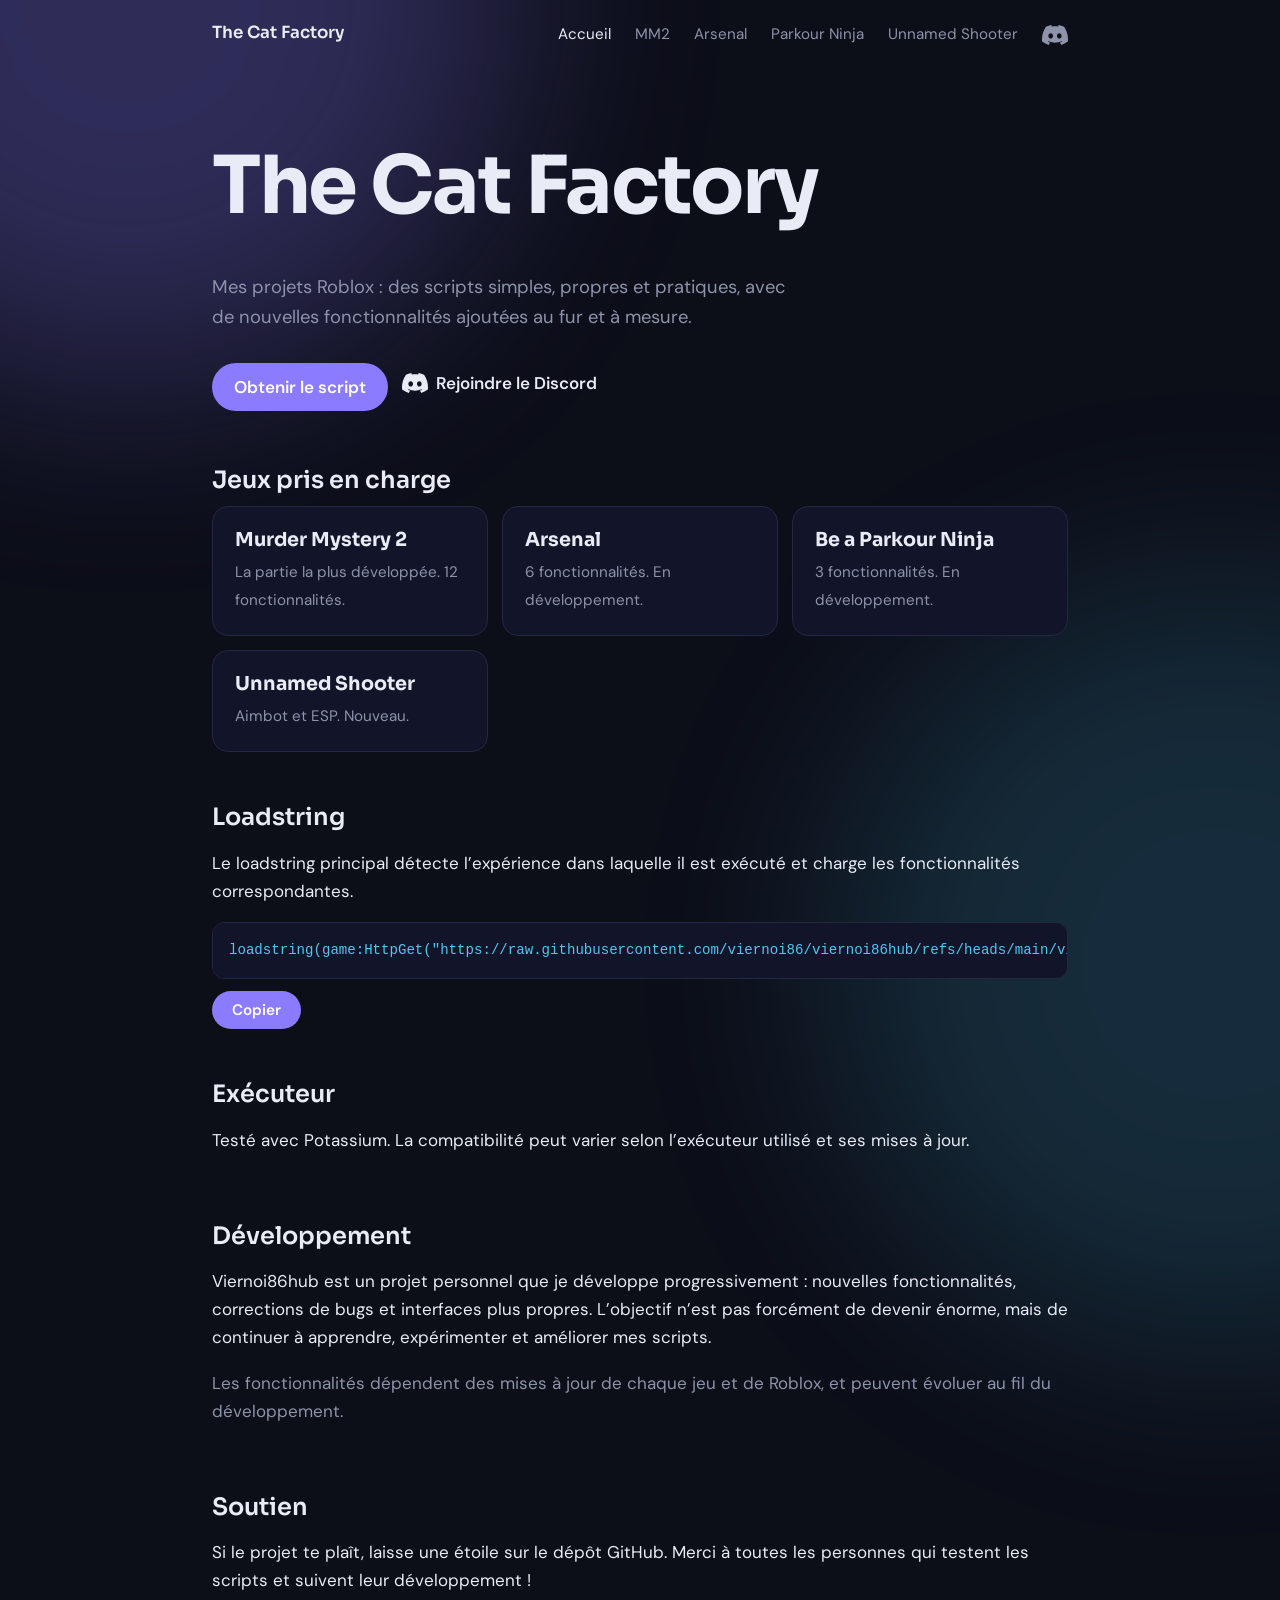
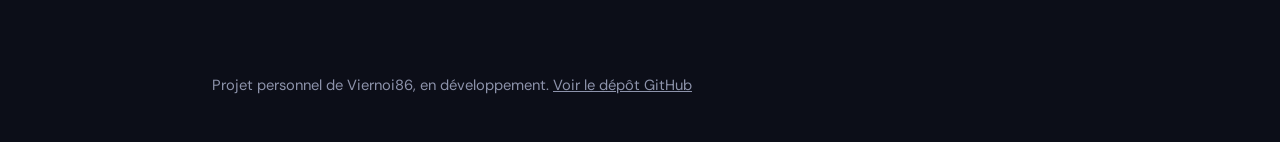
<file: index.html>
<!DOCTYPE html>
<html lang="fr"><head><meta charset="utf-8"><meta name="viewport" content="width=device-width,initial-scale=1">
<title>Accueil – The Cat Factory</title>
<link rel="icon" type="image/png" href="Icon.png">
<link rel="preconnect" href="https://fonts.googleapis.com"><link rel="preconnect" href="https://fonts.gstatic.com" crossorigin>
<link rel="stylesheet" href="https://fonts.googleapis.com/css2?family=DM+Sans:wght@400;600&family=Sora:wght@600;700&display=swap">
<link rel="stylesheet" href="style.css"></head><body>
<div class="wrap"><nav><a class="brand" href="index.html">The Cat Factory</a><a href="index.html" aria-current="page">Accueil</a><a href="mm2.html">MM2</a><a href="arsenal.html">Arsenal</a><a href="parkour-ninja.html">Parkour Ninja</a><a href="unnamed-shooter.html">Unnamed Shooter</a><a class="discord" href="https://discord.gg/xvNa7pEYWe" target="_blank" rel="noopener" aria-label="Rejoindre le Discord"><svg viewBox="0 0 24 24" aria-hidden="true"><path d="M20.317 4.3698a19.7913 19.7913 0 00-4.8851-1.5152.0741.0741 0 00-.0785.0371c-.211.3753-.4447.8648-.6083 1.2495-1.8447-.2762-3.68-.2762-5.4868 0-.1636-.3933-.4058-.8742-.6177-1.2495a.077.077 0 00-.0785-.037 19.7363 19.7363 0 00-4.8852 1.515.0699.0699 0 00-.0321.0277C.5334 9.0458-.319 13.5799.0992 18.0578a.0824.0824 0 00.0312.0561c2.0528 1.5076 4.0413 2.4228 5.9929 3.0294a.0777.0777 0 00.0842-.0276c.4616-.6304.8731-1.2952 1.226-1.9942a.076.076 0 00-.0416-.1057c-.6528-.2476-1.2743-.5495-1.8722-.8923a.077.077 0 01-.0076-.1277c.1258-.0943.2517-.1923.3718-.2914a.0743.0743 0 01.0776-.0105c3.9278 1.7933 8.18 1.7933 12.0614 0a.0739.0739 0 01.0785.0095c.1202.099.246.1981.3728.2924a.077.077 0 01-.0066.1276 12.2986 12.2986 0 01-1.873.8914.0766.0766 0 00-.0407.1067c.3604.698.7719 1.3628 1.225 1.9932a.076.076 0 00.0842.0286c1.961-.6067 3.9495-1.5219 6.0023-3.0294a.077.077 0 00.0313-.0552c.5004-5.177-.8382-9.6739-3.5485-13.6604a.061.061 0 00-.0312-.0286zM8.02 15.3312c-1.1825 0-2.1569-1.0857-2.1569-2.419 0-1.3332.9555-2.4189 2.157-2.4189 1.2108 0 2.1757 1.0952 2.1568 2.419 0 1.3332-.9555 2.4189-2.1569 2.4189zm7.9748 0c-1.1825 0-2.1569-1.0857-2.1569-2.419 0-1.3332.9554-2.4189 2.1569-2.4189 1.2108 0 2.1757 1.0952 2.1568 2.419 0 1.3332-.946 2.4189-2.1568 2.4189z"/></svg></a></nav>
<header class="hero"><h1>The Cat Factory</h1>
<p>Mes projets Roblox : des scripts simples, propres et pratiques, avec de nouvelles fonctionnalités ajoutées au fur et à mesure.</p>
<div class="actions"><a class="btn" href="#loadstring">Obtenir le script</a><a class="discord" href="https://discord.gg/xvNa7pEYWe" target="_blank" rel="noopener" aria-label="Rejoindre le Discord"><svg viewBox="0 0 24 24" aria-hidden="true"><path d="M20.317 4.3698a19.7913 19.7913 0 00-4.8851-1.5152.0741.0741 0 00-.0785.0371c-.211.3753-.4447.8648-.6083 1.2495-1.8447-.2762-3.68-.2762-5.4868 0-.1636-.3933-.4058-.8742-.6177-1.2495a.077.077 0 00-.0785-.037 19.7363 19.7363 0 00-4.8852 1.515.0699.0699 0 00-.0321.0277C.5334 9.0458-.319 13.5799.0992 18.0578a.0824.0824 0 00.0312.0561c2.0528 1.5076 4.0413 2.4228 5.9929 3.0294a.0777.0777 0 00.0842-.0276c.4616-.6304.8731-1.2952 1.226-1.9942a.076.076 0 00-.0416-.1057c-.6528-.2476-1.2743-.5495-1.8722-.8923a.077.077 0 01-.0076-.1277c.1258-.0943.2517-.1923.3718-.2914a.0743.0743 0 01.0776-.0105c3.9278 1.7933 8.18 1.7933 12.0614 0a.0739.0739 0 01.0785.0095c.1202.099.246.1981.3728.2924a.077.077 0 01-.0066.1276 12.2986 12.2986 0 01-1.873.8914.0766.0766 0 00-.0407.1067c.3604.698.7719 1.3628 1.225 1.9932a.076.076 0 00.0842.0286c1.961-.6067 3.9495-1.5219 6.0023-3.0294a.077.077 0 00.0313-.0552c.5004-5.177-.8382-9.6739-3.5485-13.6604a.061.061 0 00-.0312-.0286zM8.02 15.3312c-1.1825 0-2.1569-1.0857-2.1569-2.419 0-1.3332.9555-2.4189 2.157-2.4189 1.2108 0 2.1757 1.0952 2.1568 2.419 0 1.3332-.9555 2.4189-2.1569 2.4189zm7.9748 0c-1.1825 0-2.1569-1.0857-2.1569-2.419 0-1.3332.9554-2.4189 2.1569-2.4189 1.2108 0 2.1757 1.0952 2.1568 2.419 0 1.3332-.946 2.4189-2.1568 2.4189z"/></svg>Rejoindre le Discord</a></div></header>
<section><h2>Jeux pris en charge</h2>
<div class="games">
<a class="game" href="mm2.html"><h3>Murder Mystery 2</h3><span>La partie la plus développée. 12 fonctionnalités.</span></a>
<a class="game" href="arsenal.html"><h3>Arsenal</h3><span>6 fonctionnalités. En développement.</span></a>
<a class="game" href="parkour-ninja.html"><h3>Be a Parkour Ninja</h3><span>3 fonctionnalités. En développement.</span></a>
<a class="game" href="unnamed-shooter.html"><h3>Unnamed Shooter</h3><span>Aimbot et ESP. Nouveau.</span></a>
</div></section>
<section id="loadstring"><h2>Loadstring</h2>
<p>Le loadstring principal détecte l’expérience dans laquelle il est exécuté et charge les fonctionnalités correspondantes.</p>
<pre id="ls">loadstring(game:HttpGet(&quot;https://raw.githubusercontent.com/viernoi86/viernoi86hub/refs/heads/main/viernoi86hub.lua&quot;))()</pre><button id="cp" type="button">Copier</button></section>
<section><h2>Exécuteur</h2>
<p>Testé avec Potassium. La compatibilité peut varier selon l’exécuteur utilisé et ses mises à jour.</p></section>
<section><h2>Développement</h2>
<p>Viernoi86hub est un projet personnel que je développe progressivement : nouvelles fonctionnalités, corrections de bugs et interfaces plus propres. L’objectif n’est pas forcément de devenir énorme, mais de continuer à apprendre, expérimenter et améliorer mes scripts.</p>
<p class="note">Les fonctionnalités dépendent des mises à jour de chaque jeu et de Roblox, et peuvent évoluer au fil du développement.</p></section>
<section><h2>Soutien</h2><p>Si le projet te plaît, laisse une étoile sur le dépôt GitHub. Merci à toutes les personnes qui testent les scripts et suivent leur développement !</p></section>
<footer>Projet personnel de Viernoi86, en développement. <a href="https://github.com/viernoi86/viernoi86hub">Voir le dépôt GitHub</a></footer></div>
<script>document.querySelectorAll(".game").forEach(function(c){c.addEventListener("pointermove",function(e){var r=c.getBoundingClientRect();c.style.setProperty("--x",e.clientX-r.left+"px");c.style.setProperty("--y",e.clientY-r.top+"px")})});document.getElementById("cp").onclick=function(){var b=this;navigator.clipboard.writeText(document.getElementById("ls").textContent).then(function(){b.textContent="Copié";setTimeout(function(){b.textContent="Copier"},1800)})}</script></body></html>
</file>
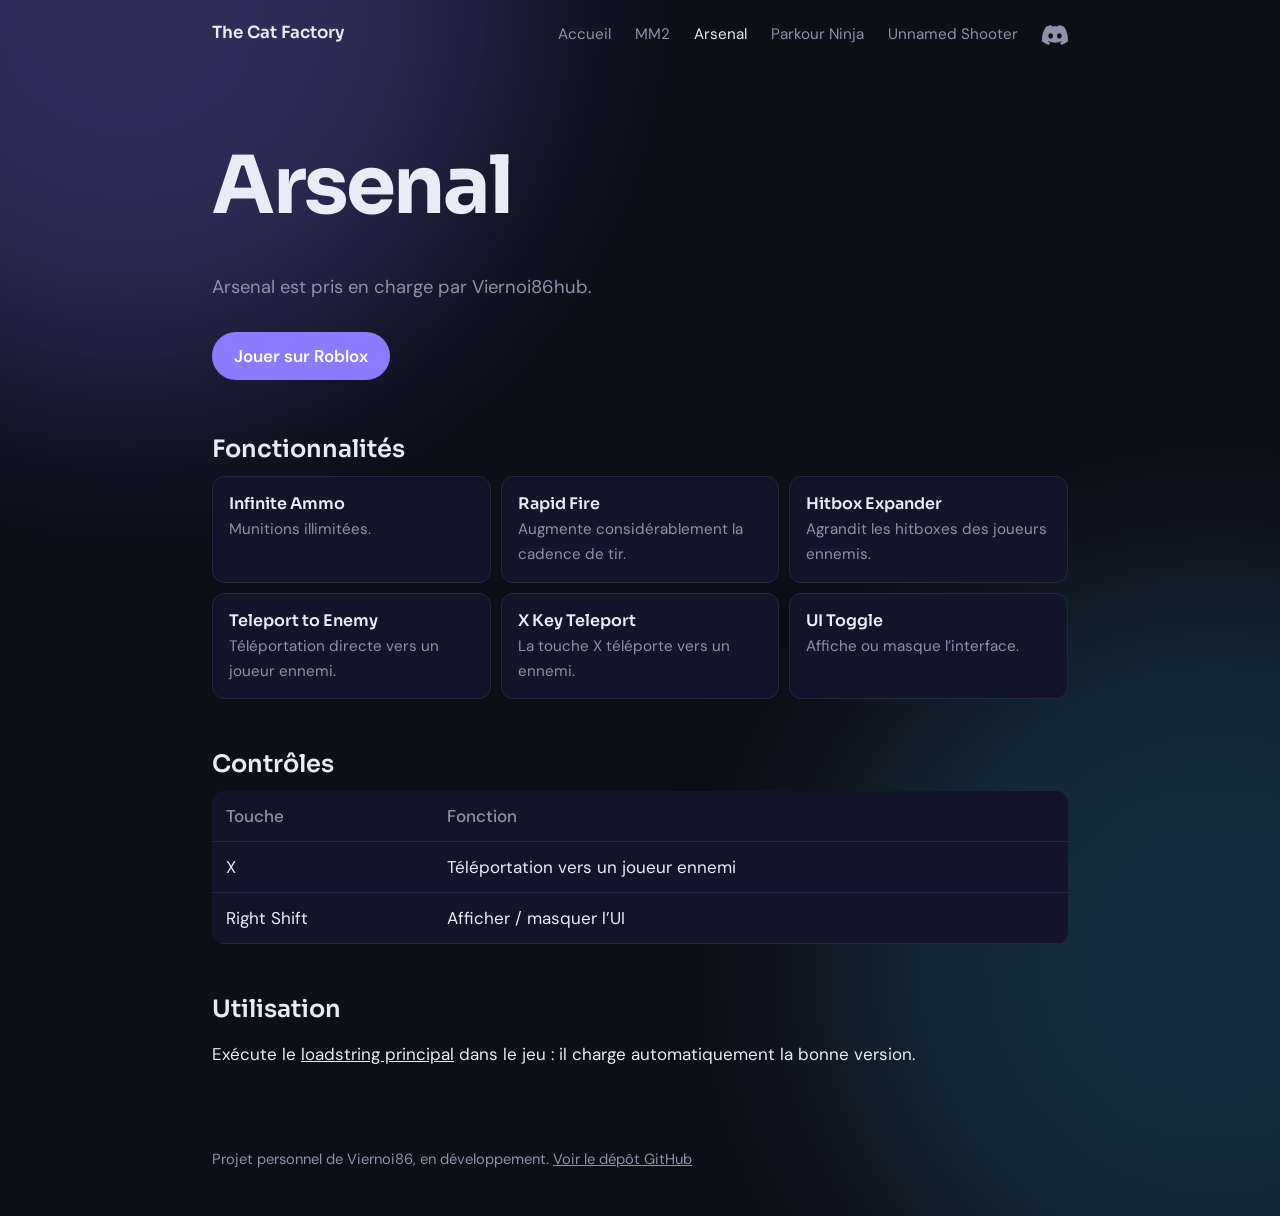
<file: arsenal.html>
<!DOCTYPE html>
<html lang="fr"><head><meta charset="utf-8"><meta name="viewport" content="width=device-width,initial-scale=1">
<title>Arsenal – The Cat Factory</title>
<link rel="preconnect" href="https://fonts.googleapis.com"><link rel="preconnect" href="https://fonts.gstatic.com" crossorigin>
<link rel="stylesheet" href="https://fonts.googleapis.com/css2?family=DM+Sans:wght@400;600&family=Sora:wght@600;700&display=swap">
<link rel="stylesheet" href="style.css"></head><body>
<div class="wrap"><nav><a class="brand" href="index.html">The Cat Factory</a><a href="index.html">Accueil</a><a href="mm2.html">MM2</a><a href="arsenal.html" aria-current="page">Arsenal</a><a href="parkour-ninja.html">Parkour Ninja</a><a href="unnamed-shooter.html">Unnamed Shooter</a><a class="discord" href="https://discord.gg/xvNa7pEYWe" target="_blank" rel="noopener" aria-label="Rejoindre le Discord"><svg viewBox="0 0 24 24" aria-hidden="true"><path d="M20.317 4.3698a19.7913 19.7913 0 00-4.8851-1.5152.0741.0741 0 00-.0785.0371c-.211.3753-.4447.8648-.6083 1.2495-1.8447-.2762-3.68-.2762-5.4868 0-.1636-.3933-.4058-.8742-.6177-1.2495a.077.077 0 00-.0785-.037 19.7363 19.7363 0 00-4.8852 1.515.0699.0699 0 00-.0321.0277C.5334 9.0458-.319 13.5799.0992 18.0578a.0824.0824 0 00.0312.0561c2.0528 1.5076 4.0413 2.4228 5.9929 3.0294a.0777.0777 0 00.0842-.0276c.4616-.6304.8731-1.2952 1.226-1.9942a.076.076 0 00-.0416-.1057c-.6528-.2476-1.2743-.5495-1.8722-.8923a.077.077 0 01-.0076-.1277c.1258-.0943.2517-.1923.3718-.2914a.0743.0743 0 01.0776-.0105c3.9278 1.7933 8.18 1.7933 12.0614 0a.0739.0739 0 01.0785.0095c.1202.099.246.1981.3728.2924a.077.077 0 01-.0066.1276 12.2986 12.2986 0 01-1.873.8914.0766.0766 0 00-.0407.1067c.3604.698.7719 1.3628 1.225 1.9932a.076.076 0 00.0842.0286c1.961-.6067 3.9495-1.5219 6.0023-3.0294a.077.077 0 00.0313-.0552c.5004-5.177-.8382-9.6739-3.5485-13.6604a.061.061 0 00-.0312-.0286zM8.02 15.3312c-1.1825 0-2.1569-1.0857-2.1569-2.419 0-1.3332.9555-2.4189 2.157-2.4189 1.2108 0 2.1757 1.0952 2.1568 2.419 0 1.3332-.9555 2.4189-2.1569 2.4189zm7.9748 0c-1.1825 0-2.1569-1.0857-2.1569-2.419 0-1.3332.9554-2.4189 2.1569-2.4189 1.2108 0 2.1757 1.0952 2.1568 2.419 0 1.3332-.946 2.4189-2.1568 2.4189z"/></svg></a></nav>
<header class="hero"><h1>Arsenal</h1><p>Arsenal est pris en charge par Viernoi86hub.</p>
<div class="actions"><a class="btn" href="https://www.roblox.com/fr/games/286090429/Arsenal" target="_blank" rel="noopener">Jouer sur Roblox</a></div></header>
<section><h2>Fonctionnalités</h2><ul class="feat"><li><b>Infinite Ammo</b>Munitions illimitées.</li><li><b>Rapid Fire</b>Augmente considérablement la cadence de tir.</li><li><b>Hitbox Expander</b>Agrandit les hitboxes des joueurs ennemis.</li><li><b>Teleport to Enemy</b>Téléportation directe vers un joueur ennemi.</li><li><b>X Key Teleport</b>La touche X téléporte vers un ennemi.</li><li><b>UI Toggle</b>Affiche ou masque l’interface.</li></ul></section><section><h2>Contrôles</h2><table><tr><th>Touche</th><th>Fonction</th></tr><tr><td>X</td><td>Téléportation vers un joueur ennemi</td></tr><tr><td>Right Shift</td><td>Afficher / masquer l’UI</td></tr></table></section>
<section><h2>Utilisation</h2><p>Exécute le <a href="index.html#loadstring">loadstring principal</a> dans le jeu : il charge automatiquement la bonne version.</p></section>
<footer>Projet personnel de Viernoi86, en développement. <a href="https://github.com/viernoi86/viernoi86hub">Voir le dépôt GitHub</a></footer></div>
</body></html>
</file>
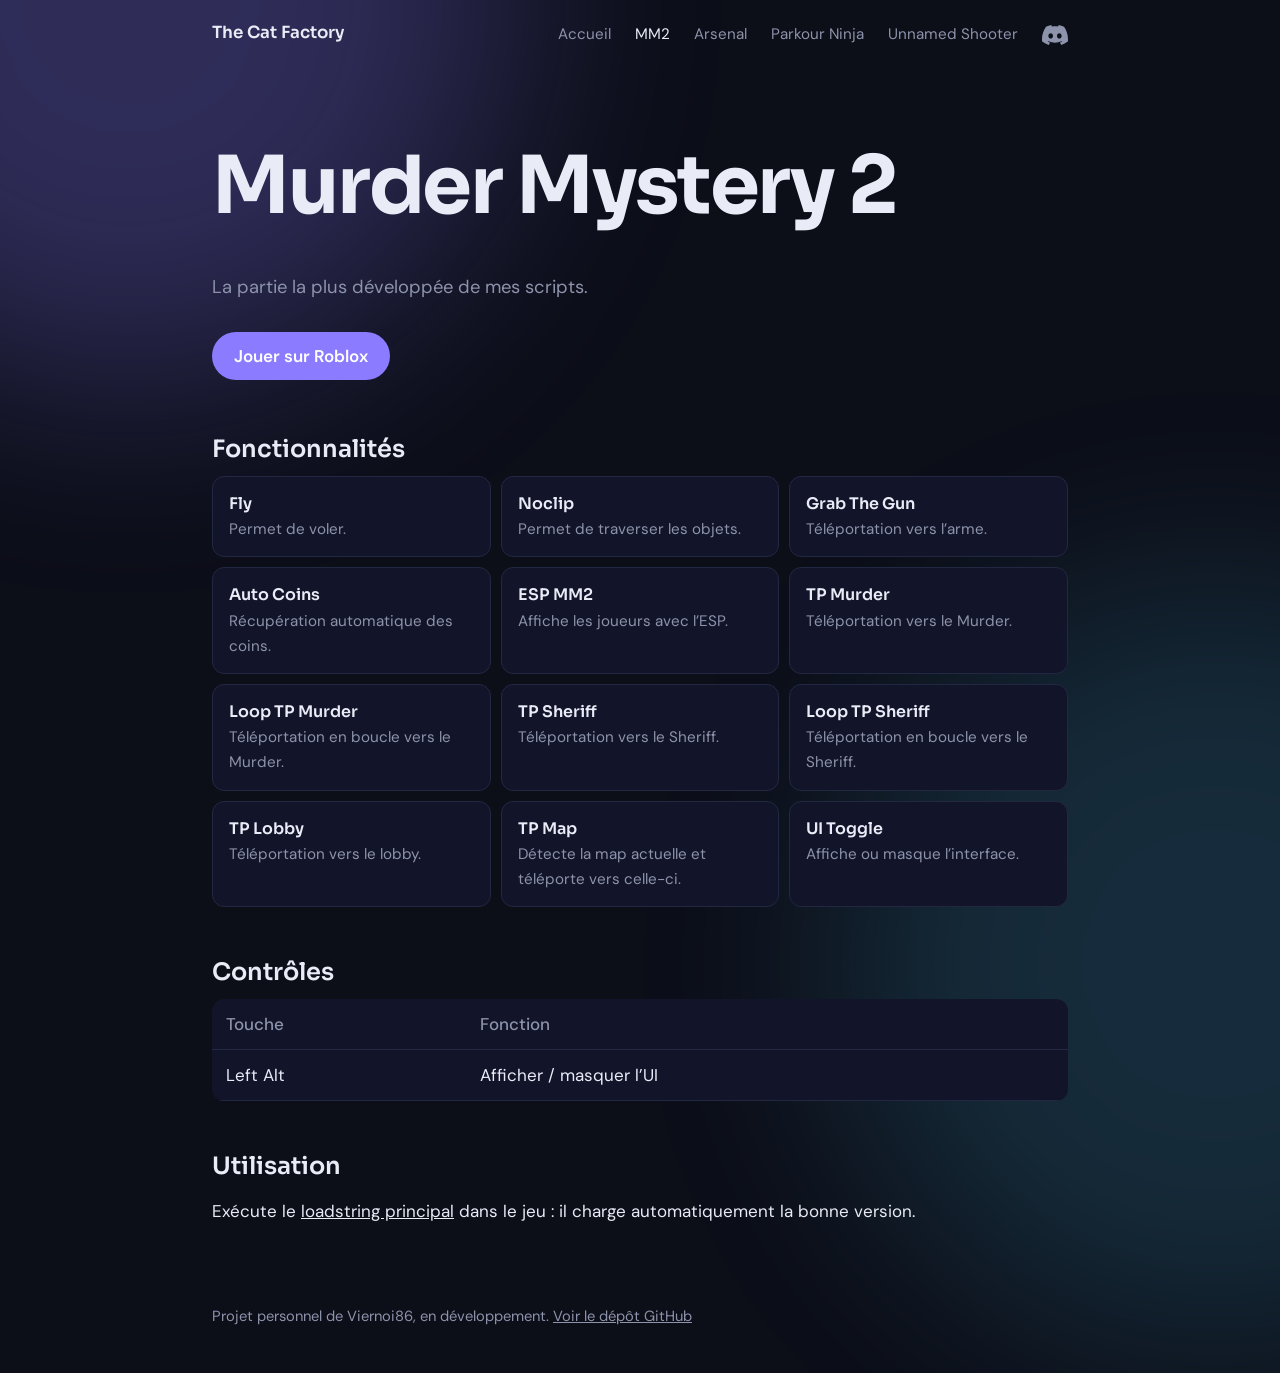
<file: mm2.html>
<!DOCTYPE html>
<html lang="fr"><head><meta charset="utf-8"><meta name="viewport" content="width=device-width,initial-scale=1">
<title>Murder Mystery 2 – The Cat Factory</title>
<link rel="preconnect" href="https://fonts.googleapis.com"><link rel="preconnect" href="https://fonts.gstatic.com" crossorigin>
<link rel="stylesheet" href="https://fonts.googleapis.com/css2?family=DM+Sans:wght@400;600&family=Sora:wght@600;700&display=swap">
<link rel="stylesheet" href="style.css"></head><body>
<div class="wrap"><nav><a class="brand" href="index.html">The Cat Factory</a><a href="index.html">Accueil</a><a href="mm2.html" aria-current="page">MM2</a><a href="arsenal.html">Arsenal</a><a href="parkour-ninja.html">Parkour Ninja</a><a href="unnamed-shooter.html">Unnamed Shooter</a><a class="discord" href="https://discord.gg/xvNa7pEYWe" target="_blank" rel="noopener" aria-label="Rejoindre le Discord"><svg viewBox="0 0 24 24" aria-hidden="true"><path d="M20.317 4.3698a19.7913 19.7913 0 00-4.8851-1.5152.0741.0741 0 00-.0785.0371c-.211.3753-.4447.8648-.6083 1.2495-1.8447-.2762-3.68-.2762-5.4868 0-.1636-.3933-.4058-.8742-.6177-1.2495a.077.077 0 00-.0785-.037 19.7363 19.7363 0 00-4.8852 1.515.0699.0699 0 00-.0321.0277C.5334 9.0458-.319 13.5799.0992 18.0578a.0824.0824 0 00.0312.0561c2.0528 1.5076 4.0413 2.4228 5.9929 3.0294a.0777.0777 0 00.0842-.0276c.4616-.6304.8731-1.2952 1.226-1.9942a.076.076 0 00-.0416-.1057c-.6528-.2476-1.2743-.5495-1.8722-.8923a.077.077 0 01-.0076-.1277c.1258-.0943.2517-.1923.3718-.2914a.0743.0743 0 01.0776-.0105c3.9278 1.7933 8.18 1.7933 12.0614 0a.0739.0739 0 01.0785.0095c.1202.099.246.1981.3728.2924a.077.077 0 01-.0066.1276 12.2986 12.2986 0 01-1.873.8914.0766.0766 0 00-.0407.1067c.3604.698.7719 1.3628 1.225 1.9932a.076.076 0 00.0842.0286c1.961-.6067 3.9495-1.5219 6.0023-3.0294a.077.077 0 00.0313-.0552c.5004-5.177-.8382-9.6739-3.5485-13.6604a.061.061 0 00-.0312-.0286zM8.02 15.3312c-1.1825 0-2.1569-1.0857-2.1569-2.419 0-1.3332.9555-2.4189 2.157-2.4189 1.2108 0 2.1757 1.0952 2.1568 2.419 0 1.3332-.9555 2.4189-2.1569 2.4189zm7.9748 0c-1.1825 0-2.1569-1.0857-2.1569-2.419 0-1.3332.9554-2.4189 2.1569-2.4189 1.2108 0 2.1757 1.0952 2.1568 2.419 0 1.3332-.946 2.4189-2.1568 2.4189z"/></svg></a></nav>
<header class="hero"><h1>Murder Mystery 2</h1><p>La partie la plus développée de mes scripts.</p>
<div class="actions"><a class="btn" href="https://www.roblox.com/fr/games/142823291/Murder-Mystery-2" target="_blank" rel="noopener">Jouer sur Roblox</a></div></header>
<section><h2>Fonctionnalités</h2><ul class="feat"><li><b>Fly</b>Permet de voler.</li><li><b>Noclip</b>Permet de traverser les objets.</li><li><b>Grab The Gun</b>Téléportation vers l’arme.</li><li><b>Auto Coins</b>Récupération automatique des coins.</li><li><b>ESP MM2</b>Affiche les joueurs avec l’ESP.</li><li><b>TP Murder</b>Téléportation vers le Murder.</li><li><b>Loop TP Murder</b>Téléportation en boucle vers le Murder.</li><li><b>TP Sheriff</b>Téléportation vers le Sheriff.</li><li><b>Loop TP Sheriff</b>Téléportation en boucle vers le Sheriff.</li><li><b>TP Lobby</b>Téléportation vers le lobby.</li><li><b>TP Map</b>Détecte la map actuelle et téléporte vers celle-ci.</li><li><b>UI Toggle</b>Affiche ou masque l’interface.</li></ul></section><section><h2>Contrôles</h2><table><tr><th>Touche</th><th>Fonction</th></tr><tr><td>Left Alt</td><td>Afficher / masquer l’UI</td></tr></table></section>
<section><h2>Utilisation</h2><p>Exécute le <a href="index.html#loadstring">loadstring principal</a> dans le jeu : il charge automatiquement la bonne version.</p></section>
<footer>Projet personnel de Viernoi86, en développement. <a href="https://github.com/viernoi86/viernoi86hub">Voir le dépôt GitHub</a></footer></div>
</body></html>
</file>
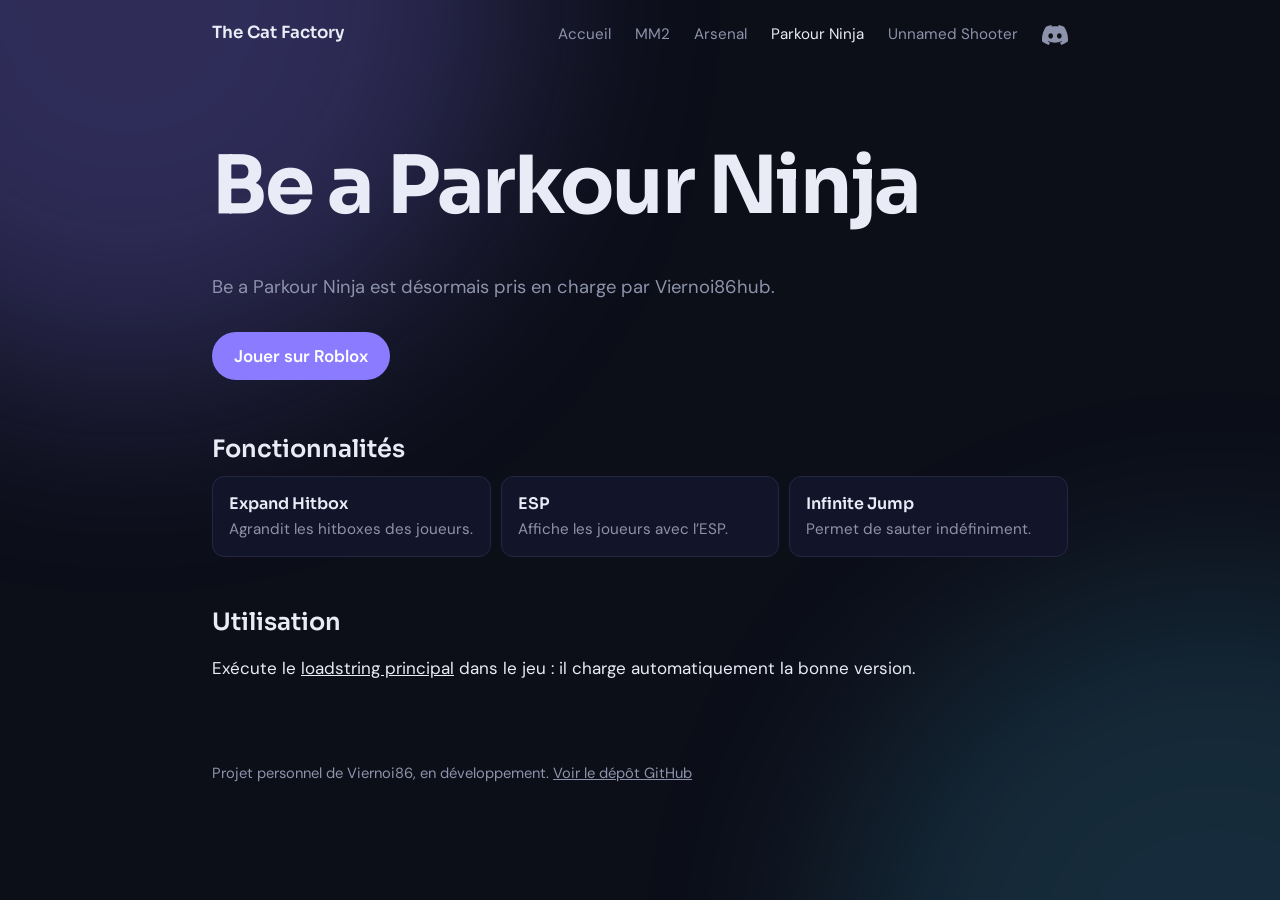
<file: parkour-ninja.html>
<!DOCTYPE html>
<html lang="fr"><head><meta charset="utf-8"><meta name="viewport" content="width=device-width,initial-scale=1">
<title>Be a Parkour Ninja – The Cat Factory</title>
<link rel="preconnect" href="https://fonts.googleapis.com"><link rel="preconnect" href="https://fonts.gstatic.com" crossorigin>
<link rel="stylesheet" href="https://fonts.googleapis.com/css2?family=DM+Sans:wght@400;600&family=Sora:wght@600;700&display=swap">
<link rel="stylesheet" href="style.css"></head><body>
<div class="wrap"><nav><a class="brand" href="index.html">The Cat Factory</a><a href="index.html">Accueil</a><a href="mm2.html">MM2</a><a href="arsenal.html">Arsenal</a><a href="parkour-ninja.html" aria-current="page">Parkour Ninja</a><a href="unnamed-shooter.html">Unnamed Shooter</a><a class="discord" href="https://discord.gg/xvNa7pEYWe" target="_blank" rel="noopener" aria-label="Rejoindre le Discord"><svg viewBox="0 0 24 24" aria-hidden="true"><path d="M20.317 4.3698a19.7913 19.7913 0 00-4.8851-1.5152.0741.0741 0 00-.0785.0371c-.211.3753-.4447.8648-.6083 1.2495-1.8447-.2762-3.68-.2762-5.4868 0-.1636-.3933-.4058-.8742-.6177-1.2495a.077.077 0 00-.0785-.037 19.7363 19.7363 0 00-4.8852 1.515.0699.0699 0 00-.0321.0277C.5334 9.0458-.319 13.5799.0992 18.0578a.0824.0824 0 00.0312.0561c2.0528 1.5076 4.0413 2.4228 5.9929 3.0294a.0777.0777 0 00.0842-.0276c.4616-.6304.8731-1.2952 1.226-1.9942a.076.076 0 00-.0416-.1057c-.6528-.2476-1.2743-.5495-1.8722-.8923a.077.077 0 01-.0076-.1277c.1258-.0943.2517-.1923.3718-.2914a.0743.0743 0 01.0776-.0105c3.9278 1.7933 8.18 1.7933 12.0614 0a.0739.0739 0 01.0785.0095c.1202.099.246.1981.3728.2924a.077.077 0 01-.0066.1276 12.2986 12.2986 0 01-1.873.8914.0766.0766 0 00-.0407.1067c.3604.698.7719 1.3628 1.225 1.9932a.076.076 0 00.0842.0286c1.961-.6067 3.9495-1.5219 6.0023-3.0294a.077.077 0 00.0313-.0552c.5004-5.177-.8382-9.6739-3.5485-13.6604a.061.061 0 00-.0312-.0286zM8.02 15.3312c-1.1825 0-2.1569-1.0857-2.1569-2.419 0-1.3332.9555-2.4189 2.157-2.4189 1.2108 0 2.1757 1.0952 2.1568 2.419 0 1.3332-.9555 2.4189-2.1569 2.4189zm7.9748 0c-1.1825 0-2.1569-1.0857-2.1569-2.419 0-1.3332.9554-2.4189 2.1569-2.4189 1.2108 0 2.1757 1.0952 2.1568 2.419 0 1.3332-.946 2.4189-2.1568 2.4189z"/></svg></a></nav>
<header class="hero"><h1>Be a Parkour Ninja</h1><p>Be a Parkour Ninja est désormais pris en charge par Viernoi86hub.</p>
<div class="actions"><a class="btn" href="https://www.roblox.com/fr/games/147848991/Be-A-Parkour-Ninja" target="_blank" rel="noopener">Jouer sur Roblox</a></div></header>
<section><h2>Fonctionnalités</h2><ul class="feat"><li><b>Expand Hitbox</b>Agrandit les hitboxes des joueurs.</li><li><b>ESP</b>Affiche les joueurs avec l’ESP.</li><li><b>Infinite Jump</b>Permet de sauter indéfiniment.</li></ul></section>
<section><h2>Utilisation</h2><p>Exécute le <a href="index.html#loadstring">loadstring principal</a> dans le jeu : il charge automatiquement la bonne version.</p></section>
<footer>Projet personnel de Viernoi86, en développement. <a href="https://github.com/viernoi86/viernoi86hub">Voir le dépôt GitHub</a></footer></div>
</body></html>
</file>
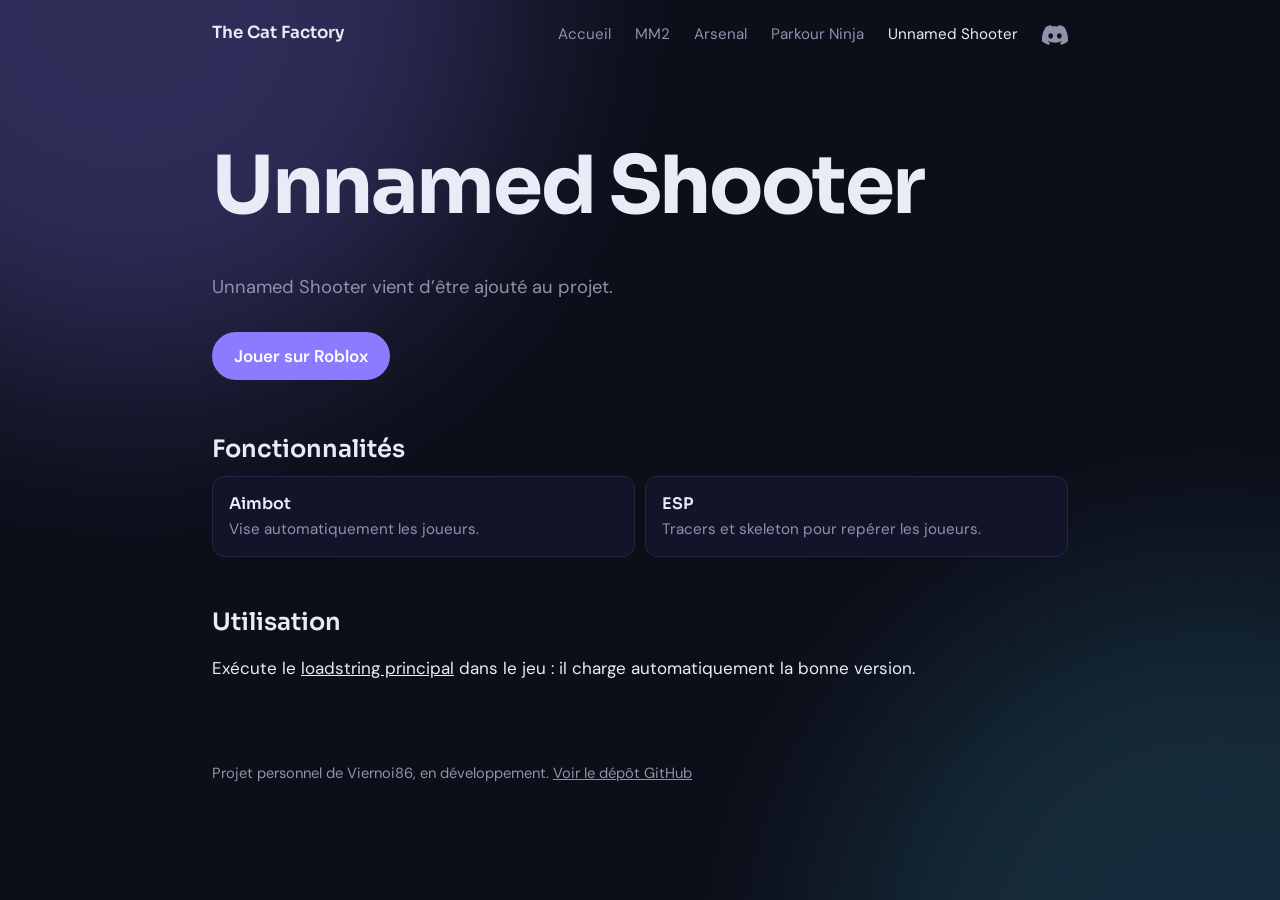
<file: unnamed-shooter.html>
<!DOCTYPE html>
<html lang="fr"><head><meta charset="utf-8"><meta name="viewport" content="width=device-width,initial-scale=1">
<title>Unnamed Shooter – The Cat Factory</title>
<link rel="preconnect" href="https://fonts.googleapis.com"><link rel="preconnect" href="https://fonts.gstatic.com" crossorigin>
<link rel="stylesheet" href="https://fonts.googleapis.com/css2?family=DM+Sans:wght@400;600&family=Sora:wght@600;700&display=swap">
<link rel="stylesheet" href="style.css"></head><body>
<div class="wrap"><nav><a class="brand" href="index.html">The Cat Factory</a><a href="index.html">Accueil</a><a href="mm2.html">MM2</a><a href="arsenal.html">Arsenal</a><a href="parkour-ninja.html">Parkour Ninja</a><a href="unnamed-shooter.html" aria-current="page">Unnamed Shooter</a><a class="discord" href="https://discord.gg/xvNa7pEYWe" target="_blank" rel="noopener" aria-label="Rejoindre le Discord"><svg viewBox="0 0 24 24" aria-hidden="true"><path d="M20.317 4.3698a19.7913 19.7913 0 00-4.8851-1.5152.0741.0741 0 00-.0785.0371c-.211.3753-.4447.8648-.6083 1.2495-1.8447-.2762-3.68-.2762-5.4868 0-.1636-.3933-.4058-.8742-.6177-1.2495a.077.077 0 00-.0785-.037 19.7363 19.7363 0 00-4.8852 1.515.0699.0699 0 00-.0321.0277C.5334 9.0458-.319 13.5799.0992 18.0578a.0824.0824 0 00.0312.0561c2.0528 1.5076 4.0413 2.4228 5.9929 3.0294a.0777.0777 0 00.0842-.0276c.4616-.6304.8731-1.2952 1.226-1.9942a.076.076 0 00-.0416-.1057c-.6528-.2476-1.2743-.5495-1.8722-.8923a.077.077 0 01-.0076-.1277c.1258-.0943.2517-.1923.3718-.2914a.0743.0743 0 01.0776-.0105c3.9278 1.7933 8.18 1.7933 12.0614 0a.0739.0739 0 01.0785.0095c.1202.099.246.1981.3728.2924a.077.077 0 01-.0066.1276 12.2986 12.2986 0 01-1.873.8914.0766.0766 0 00-.0407.1067c.3604.698.7719 1.3628 1.225 1.9932a.076.076 0 00.0842.0286c1.961-.6067 3.9495-1.5219 6.0023-3.0294a.077.077 0 00.0313-.0552c.5004-5.177-.8382-9.6739-3.5485-13.6604a.061.061 0 00-.0312-.0286zM8.02 15.3312c-1.1825 0-2.1569-1.0857-2.1569-2.419 0-1.3332.9555-2.4189 2.157-2.4189 1.2108 0 2.1757 1.0952 2.1568 2.419 0 1.3332-.9555 2.4189-2.1569 2.4189zm7.9748 0c-1.1825 0-2.1569-1.0857-2.1569-2.419 0-1.3332.9554-2.4189 2.1569-2.4189 1.2108 0 2.1757 1.0952 2.1568 2.419 0 1.3332-.946 2.4189-2.1568 2.4189z"/></svg></a></nav>
<header class="hero"><h1>Unnamed Shooter</h1><p>Unnamed Shooter vient d’être ajouté au projet.</p>
<div class="actions"><a class="btn" href="https://www.roblox.com/fr/games/14202073004/Unnamed-Shooter" target="_blank" rel="noopener">Jouer sur Roblox</a></div></header>
<section><h2>Fonctionnalités</h2><ul class="feat"><li><b>Aimbot</b>Vise automatiquement les joueurs.</li><li><b>ESP</b>Tracers et skeleton pour repérer les joueurs.</li></ul></section>
<section><h2>Utilisation</h2><p>Exécute le <a href="index.html#loadstring">loadstring principal</a> dans le jeu : il charge automatiquement la bonne version.</p></section>
<footer>Projet personnel de Viernoi86, en développement. <a href="https://github.com/viernoi86/viernoi86hub">Voir le dépôt GitHub</a></footer></div>
</body></html>
</file>
<file: style.css>
:root{--bg:#0c0e18;--ink:#e9ecf6;--mute:#8d93ab;--line:#232842;--card:#12152a;--acc:#8b7cff;--acc2:#4cc9f0}
*{box-sizing:border-box}
html{scroll-behavior:smooth}
body{margin:0;background:var(--bg);color:var(--ink);font:17px/1.65 "DM Sans",system-ui,sans-serif;overflow-x:hidden}
body::before,body::after{content:"";position:fixed;z-index:-1;width:60vmax;height:60vmax;border-radius:50%;filter:blur(110px);opacity:.28;pointer-events:none}
body::before{background:var(--acc);top:-30vmax;left:-20vmax;animation:drift 22s ease-in-out infinite alternate}
body::after{background:var(--acc2);bottom:-35vmax;right:-25vmax;opacity:.16;animation:drift 28s ease-in-out infinite alternate-reverse}
@keyframes drift{to{transform:translate(8vmax,6vmax) scale(1.15)}}
h1,h2,h3{font-family:Sora,system-ui,sans-serif;margin:0 0 .5em;line-height:1.15}
h1{font-size:clamp(2.6rem,8vw,5rem);font-weight:700;letter-spacing:-.03em}
h2{font-size:1.5rem;font-weight:600}
a{color:inherit}
.wrap{max-width:900px;margin:0 auto;padding:0 22px}
nav{display:flex;flex-wrap:wrap;gap:8px 24px;padding:22px 0;color:var(--mute);font-size:.95rem}
nav a{text-decoration:none;transition:color .2s}
nav a:hover,nav a[aria-current]{color:var(--ink)}
nav .brand{margin-right:auto;color:var(--ink);font:600 1.05rem Sora,sans-serif}
.hero{padding:70px 0 30px}
.hero h1,.hero p{animation:rise .9s cubic-bezier(.2,.7,.2,1) both}
.hero p{animation-delay:.15s;max-width:32em;font-size:1.15rem;color:var(--mute)}
@keyframes rise{from{opacity:0;transform:translateY(24px)}}
section{padding:26px 0}
.games{display:grid;gap:14px;grid-template-columns:repeat(auto-fit,minmax(240px,1fr))}
.game{position:relative;display:block;background:var(--card);border:1px solid var(--line);border-radius:16px;padding:22px;text-decoration:none;overflow:hidden;transition:transform .25s,border-color .25s}
.game::before{content:"";position:absolute;inset:0;background:radial-gradient(260px circle at var(--x,50%) var(--y,0%),rgba(139,124,255,.22),transparent 70%);opacity:0;transition:opacity .25s}
.game:hover,.game:focus-visible{transform:translateY(-4px);border-color:var(--acc)}
.game:hover::before{opacity:1}
.game h3{position:relative;font-size:1.2rem;margin-bottom:.3em}
.game span{position:relative;color:var(--mute);font-size:.95rem}
pre{background:var(--card);border:1px solid var(--line);border-radius:12px;color:var(--acc2);padding:16px;overflow-x:auto;font-size:.88rem;margin:0 0 12px}
button{font:600 .95rem "DM Sans",sans-serif;color:#fff;background:var(--acc);border:0;border-radius:999px;padding:9px 20px;cursor:pointer;transition:transform .15s,filter .2s}
button:hover{filter:brightness(1.12)}button:active{transform:scale(.96)}
button:focus-visible,a:focus-visible{outline:2px solid var(--acc2);outline-offset:3px}
ul.feat{list-style:none;padding:0;margin:0;display:grid;gap:10px;grid-template-columns:repeat(auto-fit,minmax(260px,1fr))}
ul.feat li{background:var(--card);border:1px solid var(--line);border-radius:12px;padding:14px 16px;color:var(--mute);font-size:.95rem}
ul.feat b{display:block;color:var(--ink);font-family:Sora,sans-serif;font-size:1rem;font-weight:600}
table{border-collapse:collapse;width:100%;background:var(--card);border-radius:12px;overflow:hidden}
th,td{border-bottom:1px solid var(--line);padding:11px 14px;text-align:left}
th{color:var(--mute);font-weight:500}
.note{color:var(--mute)}
footer{padding:36px 0 44px;color:var(--mute);font-size:.92rem}
@media(prefers-reduced-motion:reduce){*,*::before,*::after{animation:none!important;transition:none!important}}
.discord{display:inline-flex;align-items:center;color:var(--mute);transition:color .2s,transform .2s}
.discord:hover,.discord:focus-visible{color:#7c8cff;transform:scale(1.12)}
.discord svg{width:24px;height:24px;fill:currentColor}
.btn{display:inline-block;margin-top:8px;background:var(--acc);color:#fff;text-decoration:none;font-weight:600;border-radius:999px;padding:10px 22px;transition:transform .15s,filter .2s}
.btn:hover{filter:brightness(1.12);transform:translateY(-2px)}
.btn{display:inline-block;background:var(--acc);color:#fff;text-decoration:none;font-weight:600;border-radius:999px;padding:10px 22px;transition:transform .15s,filter .2s}
.btn:hover{filter:brightness(1.12);transform:translateY(-2px)}
.discord{display:inline-flex;align-items:center;gap:8px;color:var(--ink);text-decoration:none;font-weight:600;transition:color .2s,transform .2s}
.discord svg{width:26px;height:26px;fill:currentColor}
.discord:hover{color:#8ea1ff;transform:translateY(-2px)}
nav .discord{color:var(--mute)}nav .discord:hover{color:#8ea1ff}
.actions{display:flex;flex-wrap:wrap;gap:14px;align-items:center;margin-top:22px}
</file>
